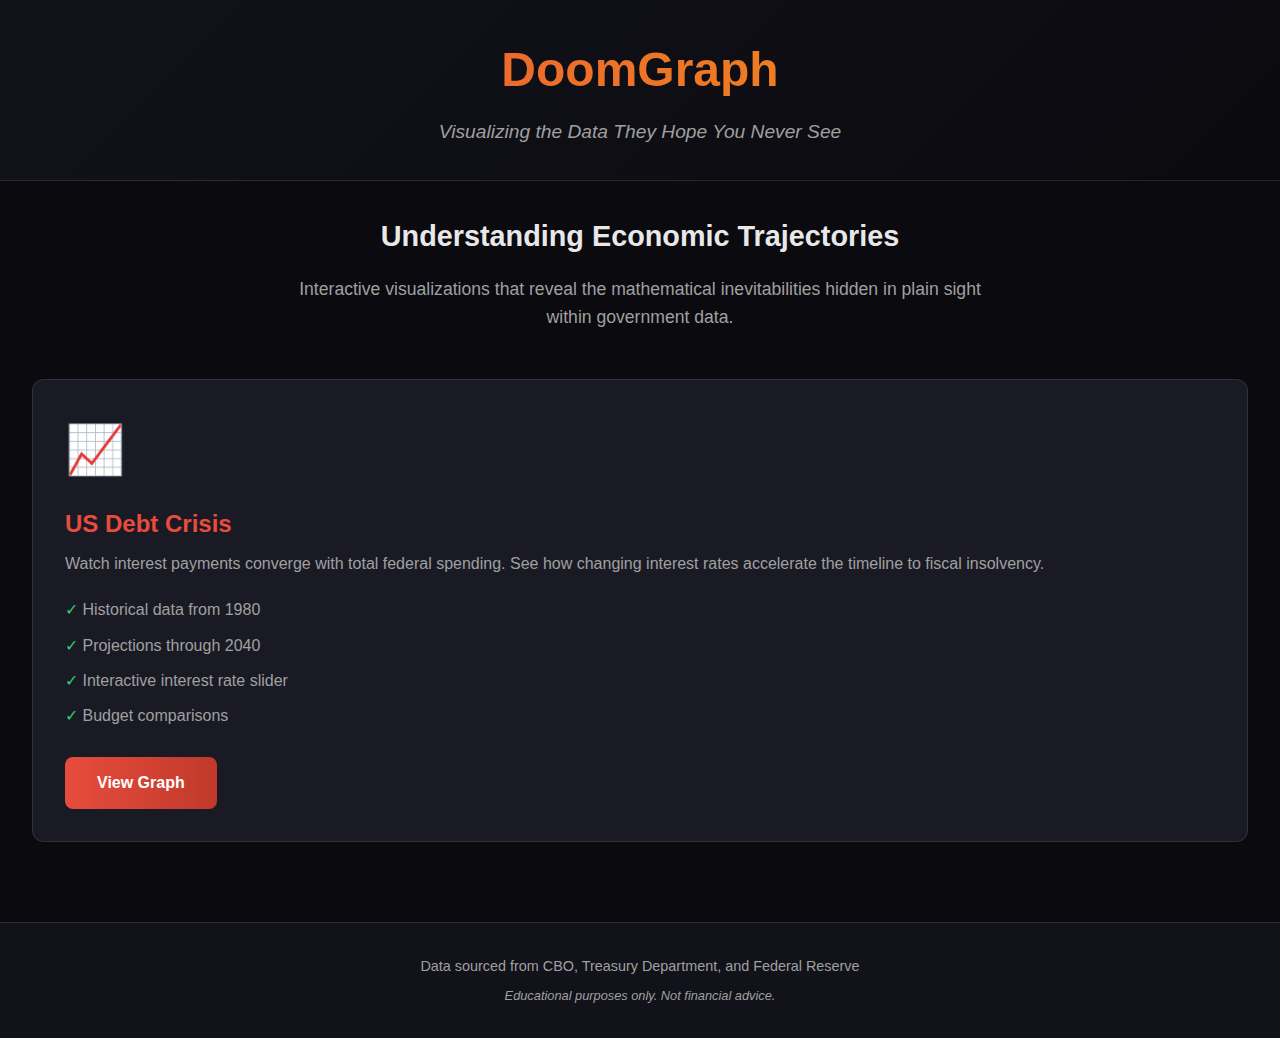
<file: index.html>
<!DOCTYPE html>
<html lang="en">
<head>
    <meta charset="UTF-8">
    <meta name="viewport" content="width=device-width, initial-scale=1.0">
    <title>DoomGraph - Visualizing Economic Reality</title>
    <link rel="stylesheet" href="css/style.css">
</head>
<body>
    <header>
        <h1>DoomGraph</h1>
        <p class="tagline">Visualizing the Data They Hope You Never See</p>
    </header>
    
    <main>
        <section class="intro">
            <h2>Understanding Economic Trajectories</h2>
            <p>Interactive visualizations that reveal the mathematical inevitabilities hidden in plain sight within government data.</p>
        </section>
        
        <section class="graphs-grid">
            <article class="graph-card">
                <div class="card-icon">📈</div>
                <h3>US Debt Crisis</h3>
                <p>Watch interest payments converge with total federal spending. See how changing interest rates accelerate the timeline to fiscal insolvency.</p>
                <ul class="features">
                    <li>Historical data from 1980</li>
                    <li>Projections through 2040</li>
                    <li>Interactive interest rate slider</li>
                    <li>Budget comparisons</li>
                </ul>
                <a href="graphs/us-debt-crisis.html" class="btn">View Graph</a>
            </article>
            
            <!-- Future graph cards can be added here -->
        </section>
    </main>
    
    <footer>
        <p>Data sourced from CBO, Treasury Department, and Federal Reserve</p>
        <p class="disclaimer">Educational purposes only. Not financial advice.</p>
    </footer>
</body>
</html>
</file>
<file: css/style.css>
/* DoomGraph - Main Stylesheet */

:root {
    --bg-primary: #0a0a0f;
    --bg-secondary: #12121a;
    --bg-card: #1a1a25;
    --text-primary: #e8e8e8;
    --text-secondary: #a0a0a0;
    --accent-red: #e74c3c;
    --accent-blue: #3498db;
    --accent-green: #2ecc71;
    --accent-purple: #9b59b6;
    --accent-orange: #f39c12;
    --danger: #c0392b;
    --warning: #d35400;
}

* {
    margin: 0;
    padding: 0;
    box-sizing: border-box;
}

body {
    font-family: 'Segoe UI', Tahoma, Geneva, Verdana, sans-serif;
    background: var(--bg-primary);
    color: var(--text-primary);
    line-height: 1.6;
    min-height: 100vh;
}

/* Header */
header {
    background: linear-gradient(135deg, var(--bg-secondary) 0%, var(--bg-primary) 100%);
    padding: 2rem;
    text-align: center;
    border-bottom: 1px solid rgba(255, 255, 255, 0.1);
}

header h1 {
    font-size: 3rem;
    font-weight: 700;
    background: linear-gradient(90deg, var(--accent-red), var(--accent-orange));
    -webkit-background-clip: text;
    -webkit-text-fill-color: transparent;
    background-clip: text;
    margin-bottom: 0.5rem;
}

.tagline {
    color: var(--text-secondary);
    font-size: 1.2rem;
    font-style: italic;
}

.back-link {
    display: inline-block;
    color: var(--accent-blue);
    text-decoration: none;
    margin-bottom: 1rem;
    transition: color 0.3s;
}

.back-link:hover {
    color: var(--text-primary);
}

/* Main Content */
main {
    max-width: 1400px;
    margin: 0 auto;
    padding: 2rem;
}

/* Intro Section */
.intro {
    text-align: center;
    margin-bottom: 3rem;
}

.intro h2 {
    font-size: 1.8rem;
    margin-bottom: 1rem;
    color: var(--text-primary);
}

.intro p {
    color: var(--text-secondary);
    font-size: 1.1rem;
    max-width: 700px;
    margin: 0 auto;
}

/* Graph Grid */
.graphs-grid {
    display: grid;
    grid-template-columns: repeat(auto-fit, minmax(350px, 1fr));
    gap: 2rem;
    margin-top: 2rem;
}

.graph-card {
    background: var(--bg-card);
    border-radius: 12px;
    padding: 2rem;
    border: 1px solid rgba(255, 255, 255, 0.1);
    transition: transform 0.3s, box-shadow 0.3s;
}

.graph-card:hover {
    transform: translateY(-5px);
    box-shadow: 0 10px 40px rgba(231, 76, 60, 0.2);
}

.card-icon {
    font-size: 3rem;
    margin-bottom: 1rem;
}

.graph-card h3 {
    font-size: 1.5rem;
    margin-bottom: 0.5rem;
    color: var(--accent-red);
}

.graph-card p {
    color: var(--text-secondary);
    margin-bottom: 1rem;
}

.features {
    list-style: none;
    margin-bottom: 1.5rem;
}

.features li {
    padding: 0.3rem 0;
    color: var(--text-secondary);
}

.features li::before {
    content: "✓ ";
    color: var(--accent-green);
}

.btn {
    display: inline-block;
    background: linear-gradient(90deg, var(--accent-red), var(--danger));
    color: white;
    padding: 0.8rem 2rem;
    border-radius: 8px;
    text-decoration: none;
    font-weight: 600;
    transition: transform 0.3s, box-shadow 0.3s;
}

.btn:hover {
    transform: scale(1.05);
    box-shadow: 0 5px 20px rgba(231, 76, 60, 0.4);
}

/* Chart Container */
.chart-container {
    background: var(--bg-card);
    border-radius: 12px;
    padding: 2rem;
    margin-bottom: 2rem;
    border: 1px solid rgba(255, 255, 255, 0.1);
    height: 500px;
    position: relative;
}

/* Controls */
.controls {
    background: var(--bg-card);
    border-radius: 12px;
    padding: 2rem;
    margin-bottom: 2rem;
    border: 1px solid rgba(255, 255, 255, 0.1);
}

.control-group {
    margin-bottom: 1.5rem;
}

.control-group label {
    display: block;
    font-size: 1.2rem;
    margin-bottom: 0.5rem;
    color: var(--text-primary);
}

#rateDisplay {
    color: var(--accent-red);
    font-weight: bold;
    font-size: 1.4rem;
}

input[type="range"] {
    width: 100%;
    height: 8px;
    border-radius: 4px;
    background: linear-gradient(90deg, var(--accent-green), var(--accent-orange), var(--accent-red));
    outline: none;
    -webkit-appearance: none;
    appearance: none;
    cursor: pointer;
}

input[type="range"]::-webkit-slider-thumb {
    -webkit-appearance: none;
    width: 24px;
    height: 24px;
    border-radius: 50%;
    background: var(--text-primary);
    cursor: pointer;
    box-shadow: 0 2px 10px rgba(0, 0, 0, 0.5);
}

input[type="range"]::-moz-range-thumb {
    width: 24px;
    height: 24px;
    border-radius: 50%;
    background: var(--text-primary);
    cursor: pointer;
    box-shadow: 0 2px 10px rgba(0, 0, 0, 0.5);
    border: none;
}

.rate-labels {
    display: flex;
    justify-content: space-between;
    color: var(--text-secondary);
    font-size: 0.9rem;
    margin-top: 0.5rem;
}

/* Legend */
.legend-info {
    display: flex;
    flex-wrap: wrap;
    gap: 1.5rem;
    margin-top: 1rem;
}

.legend-item {
    display: flex;
    align-items: center;
    gap: 0.5rem;
}

.legend-color {
    width: 20px;
    height: 20px;
    border-radius: 4px;
}

.insolvency-legend .legend-color {
    border: 2px dashed var(--accent-red);
}

/* Info Panel */
.info-panel {
    margin-top: 2rem;
}

.info-panel h2 {
    font-size: 1.8rem;
    margin-bottom: 1.5rem;
    color: var(--text-primary);
}

/* Interest Rate Explainer */
.interest-rate-explainer {
    background: var(--bg-card);
    border-radius: 12px;
    padding: 2rem;
    margin-bottom: 2rem;
    border: 1px solid rgba(52, 152, 219, 0.3);
}

.interest-rate-explainer h3 {
    font-size: 1.4rem;
    color: var(--accent-blue);
    margin-bottom: 1rem;
}

.explainer-content {
    color: var(--text-secondary);
    line-height: 1.8;
}

.current-rate {
    display: inline-flex;
    align-items: center;
    gap: 1rem;
    background: rgba(52, 152, 219, 0.15);
    padding: 0.75rem 1.5rem;
    border-radius: 8px;
    margin-bottom: 1rem;
}

.rate-label {
    font-size: 1rem;
    color: var(--text-secondary);
}

.rate-value {
    font-size: 1.8rem;
    font-weight: 700;
    color: var(--accent-blue);
}

.explainer-content p {
    margin-bottom: 1rem;
}

.explainer-content strong {
    color: var(--text-primary);
}

.rate-spiral {
    background: rgba(231, 76, 60, 0.1);
    border-left: 4px solid var(--accent-red);
    padding: 1.5rem;
    border-radius: 0 8px 8px 0;
    margin-top: 1.5rem;
}

.rate-spiral h4 {
    color: var(--accent-red);
    font-size: 1.2rem;
    margin-bottom: 1rem;
}

.rate-spiral ul,
.rate-spiral ol {
    margin-left: 1.5rem;
    margin-bottom: 1rem;
}

.rate-spiral li {
    margin-bottom: 0.5rem;
    color: var(--text-secondary);
}

.rate-spiral li strong {
    color: var(--text-primary);
}

.highlight-danger {
    color: var(--accent-red);
    font-weight: 700;
    text-transform: uppercase;
}

.warning-text {
    color: var(--accent-orange);
    font-style: italic;
    font-weight: 500;
    margin-top: 1rem;
    margin-bottom: 0;
}

/* Stats Grid */
.stats-grid {
    display: grid;
    grid-template-columns: repeat(auto-fit, minmax(200px, 1fr));
    gap: 1.5rem;
    margin-bottom: 2rem;
}

.stat-card {
    background: var(--bg-card);
    border-radius: 12px;
    padding: 1.5rem;
    text-align: center;
    border: 1px solid rgba(255, 255, 255, 0.1);
}

.stat-card h3 {
    font-size: 0.9rem;
    color: var(--text-secondary);
    text-transform: uppercase;
    letter-spacing: 1px;
    margin-bottom: 0.5rem;
}

.stat-value {
    font-size: 1.8rem;
    font-weight: 700;
    color: var(--accent-blue);
}

.stat-card.warning .stat-value {
    color: var(--accent-red);
}

.stat-note {
    font-size: 0.85rem;
    color: var(--text-secondary);
    margin-top: 0.3rem;
}

/* Consequences */
.consequences {
    background: var(--bg-card);
    border-radius: 12px;
    padding: 2rem;
    border: 1px solid rgba(231, 76, 60, 0.3);
}

.consequences h3 {
    font-size: 1.5rem;
    color: var(--accent-red);
    margin-bottom: 1.5rem;
}

.consequence-grid {
    display: grid;
    grid-template-columns: repeat(auto-fit, minmax(300px, 1fr));
    gap: 1.5rem;
}

.consequence-item {
    background: rgba(231, 76, 60, 0.1);
    border-radius: 8px;
    padding: 1.5rem;
    border-left: 4px solid var(--accent-red);
}

.consequence-item h4 {
    font-size: 1.1rem;
    margin-bottom: 0.5rem;
    color: var(--text-primary);
}

.consequence-item p {
    color: var(--text-secondary);
    font-size: 0.95rem;
}

/* Data Sources */
.data-sources {
    margin-top: 2rem;
    padding: 1.5rem;
    background: var(--bg-card);
    border-radius: 12px;
    border: 1px solid rgba(255, 255, 255, 0.1);
}

.data-sources h3 {
    font-size: 1.2rem;
    margin-bottom: 1rem;
    color: var(--text-secondary);
}

.data-sources ul {
    list-style: none;
}

.data-sources li {
    padding: 0.3rem 0;
    color: var(--text-secondary);
    font-size: 0.9rem;
}

.data-sources li::before {
    content: "• ";
    color: var(--accent-blue);
}

.data-sources a {
    color: var(--accent-blue);
    text-decoration: none;
    transition: color 0.3s;
}

.data-sources a:hover {
    color: var(--text-primary);
    text-decoration: underline;
}

.data-sources strong {
    color: var(--text-primary);
}

.methodology-note {
    margin-top: 1.5rem;
    padding-top: 1rem;
    border-top: 1px solid rgba(255, 255, 255, 0.1);
}

.methodology-note h4 {
    font-size: 1rem;
    color: var(--accent-orange);
    margin-bottom: 0.75rem;
}

.methodology-note ul {
    margin-left: 1rem;
}

.methodology-note li {
    padding: 0.2rem 0;
    font-size: 0.85rem;
}

/* Footer */
footer {
    text-align: center;
    padding: 2rem;
    background: var(--bg-secondary);
    border-top: 1px solid rgba(255, 255, 255, 0.1);
    margin-top: 3rem;
}

footer p {
    color: var(--text-secondary);
    font-size: 0.9rem;
}

.disclaimer {
    font-style: italic;
    margin-top: 0.5rem;
    font-size: 0.8rem !important;
}

/* Responsive */
@media (max-width: 768px) {
    header h1 {
        font-size: 2rem;
    }
    
    .tagline {
        font-size: 1rem;
    }
    
    main {
        padding: 1rem;
    }
    
    .chart-container {
        height: 400px;
        padding: 1rem;
    }
    
    .stats-grid {
        grid-template-columns: repeat(2, 1fr);
    }
    
    .consequence-grid {
        grid-template-columns: 1fr;
    }
    
    .legend-info {
        flex-direction: column;
        gap: 0.8rem;
    }
}
</file>
